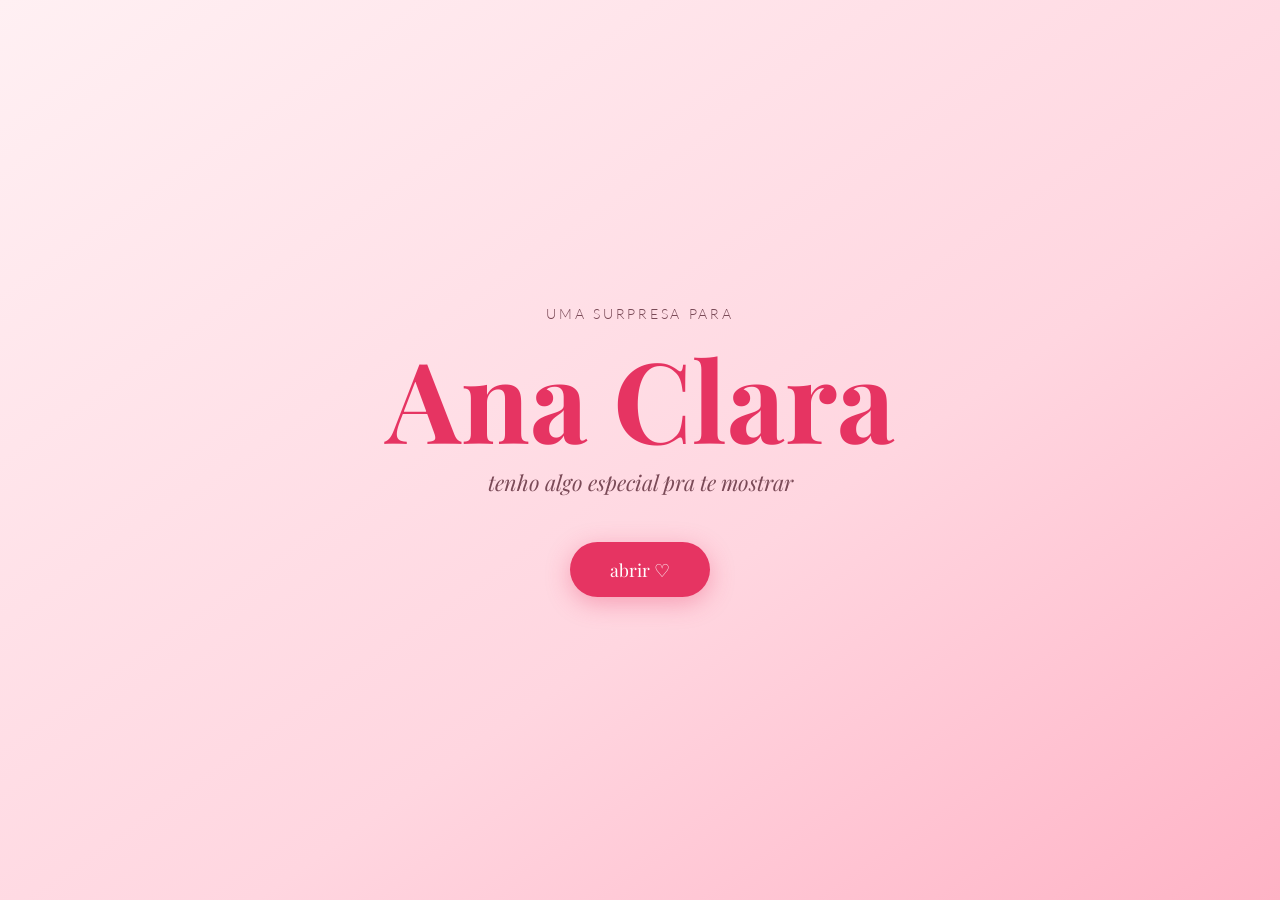
<file: index.html>
<!DOCTYPE html>
<html lang="pt-BR">
<head>
  <meta charset="UTF-8" />
  <meta name="viewport" content="width=device-width, initial-scale=1.0" />
  <title>Para você 💕</title>
  <link rel="stylesheet" href="css/style.css" />
  <link rel="preconnect" href="https://fonts.googleapis.com" />
  <link href="https://fonts.googleapis.com/css2?family=Playfair+Display:ital,wght@0,400;0,700;1,400&family=Lato:wght@300;400&display=swap" rel="stylesheet" />
</head>
<body class="entrada">

  <div class="coracoes-bg" aria-hidden="true"></div>

  <main class="entrada-centro">
    <p class="entrada-eyebrow">uma surpresa para</p>
    <h1 class="entrada-nome">
      <!-- ✏️ TROQUE pelo nome dela -->
      Ana Clara
    </h1>
    <p class="entrada-sub">tenho algo especial pra te mostrar</p>

    <button class="btn-entrar" id="btnEntrar">
      <span class="btn-texto">abrir ♡</span>
    </button>
  </main>

  <audio id="musica" loop>
    <source src="musica/musica.mp3" type="audio/mpeg" />
  </audio>

  <script src="js/entrada.js"></script>
</body>
</html>
</file>
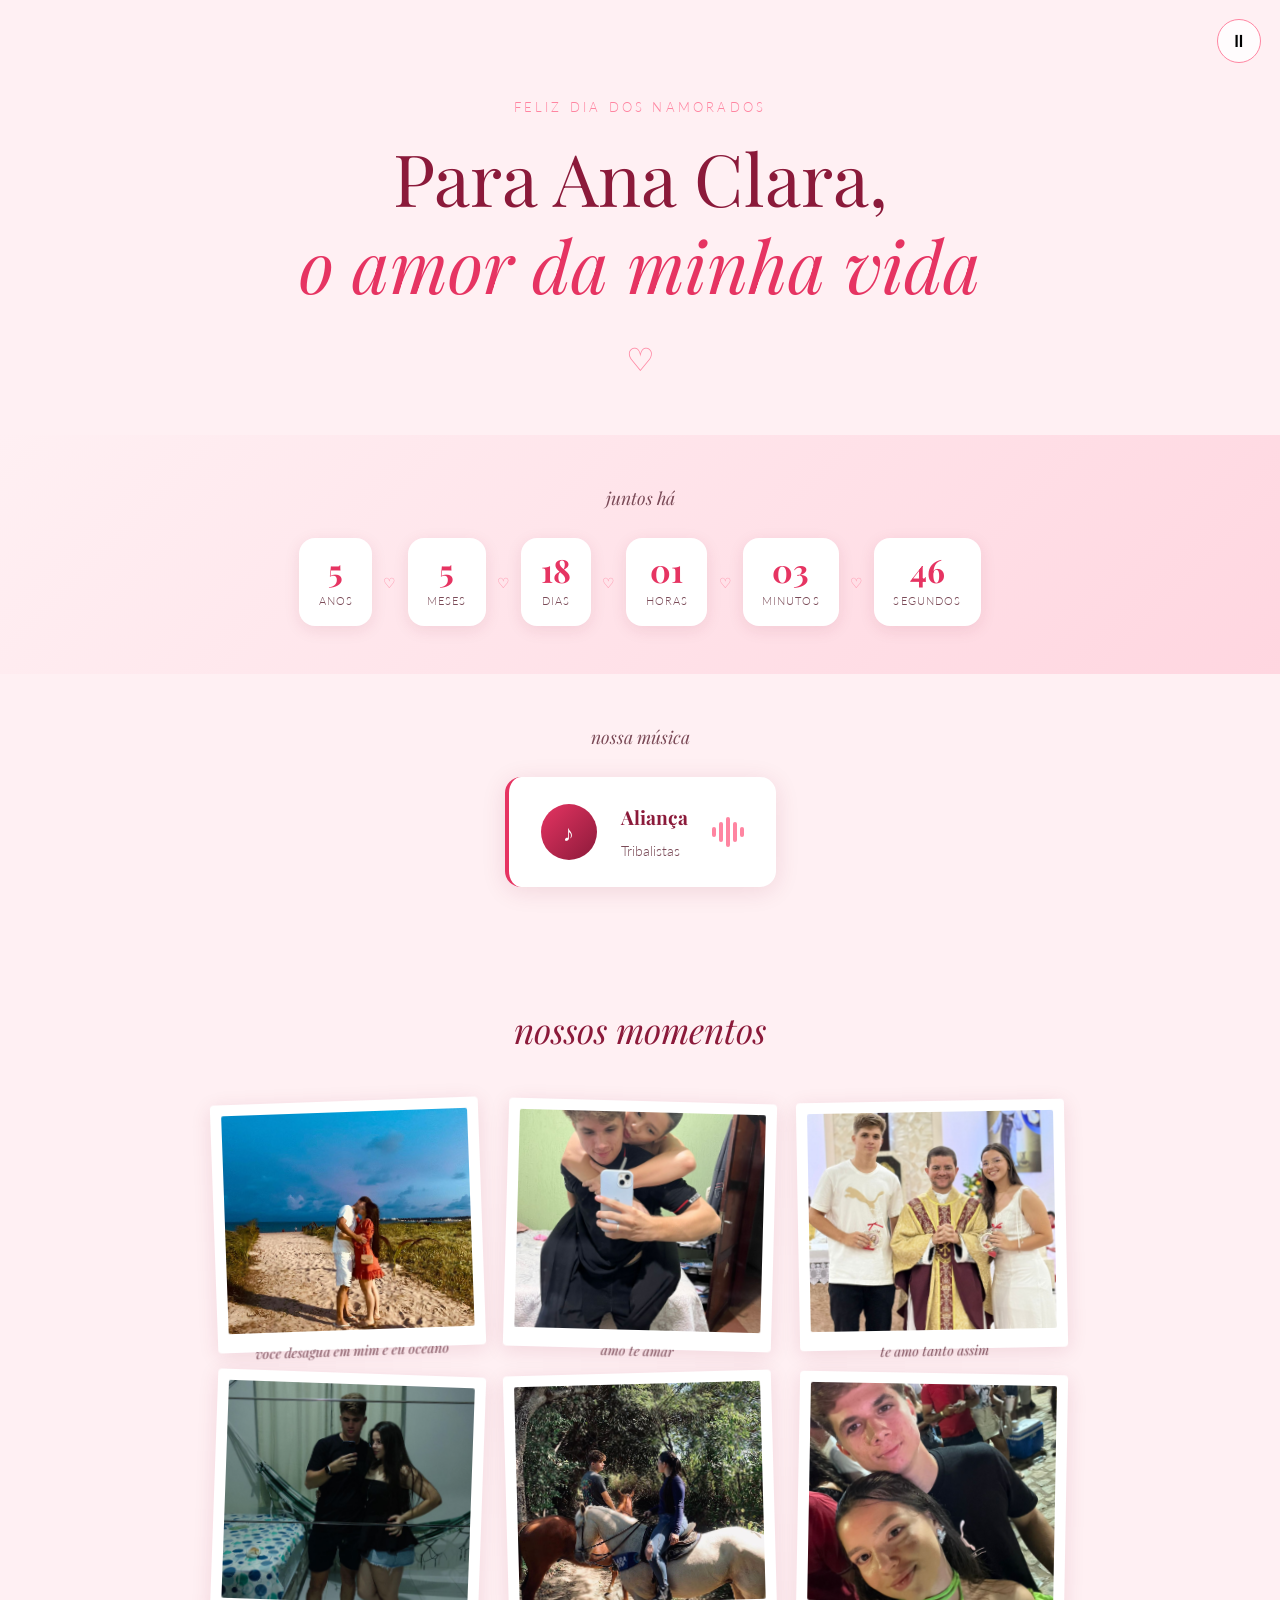
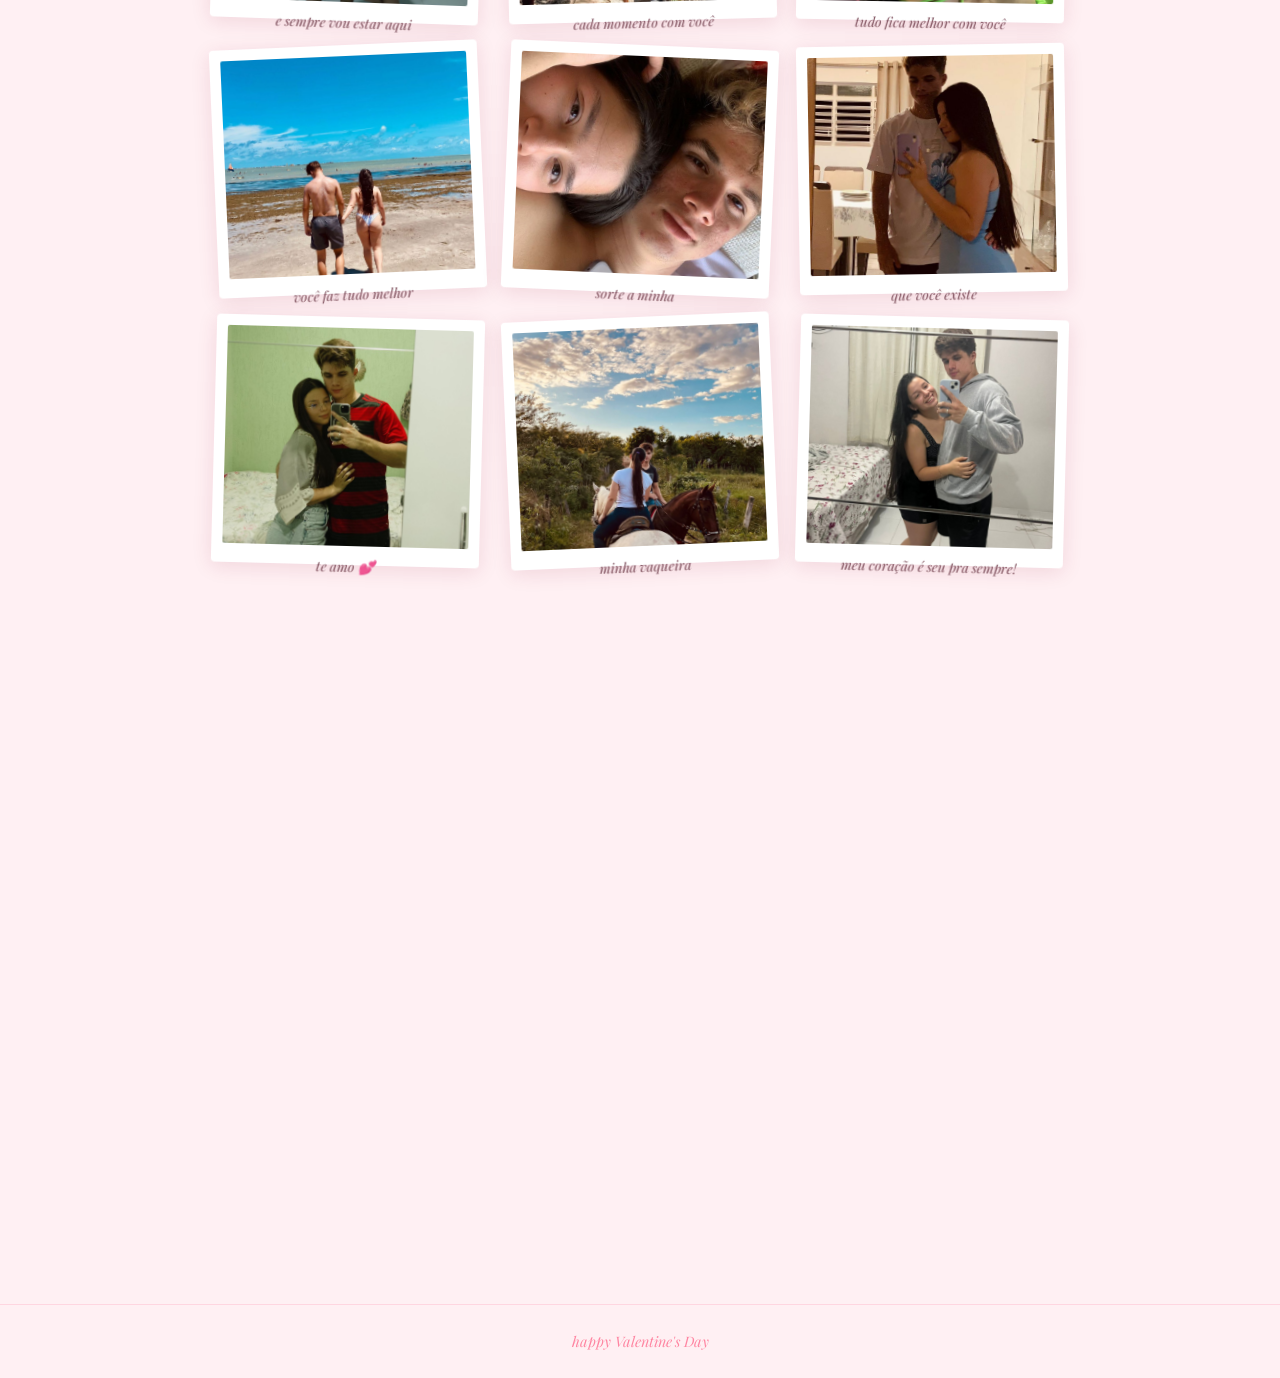
<file: principal.html>
<!DOCTYPE html>
<html lang="pt-BR">
<head>
  <meta charset="UTF-8" />
  <meta name="viewport" content="width=device-width, initial-scale=1.0" />
  <title>Para você 💕</title>
  <link rel="stylesheet" href="css/style.css" />
  <link rel="preconnect" href="https://fonts.googleapis.com" />
  <link href="https://fonts.googleapis.com/css2?family=Playfair+Display:ital,wght@0,400;0,700;1,400&family=Lato:wght@300;400&display=swap" rel="stylesheet" />
</head>
<body class="principal">

  <div class="coracoes-bg" aria-hidden="true"></div>

  <button class="music-toggle" id="musicToggle" aria-label="pausar música">⏸</button>

  <section class="hero">
    <p class="eyebrow">feliz dia dos namorados</p>
    <h1 class="hero-titulo">
      Para Ana Clara,
      <em>o amor da minha vida</em>
    </h1>
    <div class="separador-coracao">♡</div>
  </section>

  <!-- CONTADOR -->
  <section class="contador-secao">
    <p class="contador-label">juntos há</p>
    <div class="contador-grid">
      <div class="contador-bloco">
        <span class="contador-num" id="anos">0</span>
        <span class="contador-txt">anos</span>
      </div>
      <div class="contador-sep">♡</div>
      <div class="contador-bloco">
        <span class="contador-num" id="meses">0</span>
        <span class="contador-txt">meses</span>
      </div>
      <div class="contador-sep">♡</div>
      <div class="contador-bloco">
        <span class="contador-num" id="dias">0</span>
        <span class="contador-txt">dias</span>
      </div>
      <div class="contador-sep">♡</div>
      <div class="contador-bloco">
        <span class="contador-num" id="horas">0</span>
        <span class="contador-txt">horas</span>
      </div>
      <div class="contador-sep">♡</div>
      <div class="contador-bloco">
        <span class="contador-num" id="minutos">0</span>
        <span class="contador-txt">minutos</span>
      </div>
      <div class="contador-sep">♡</div>
      <div class="contador-bloco">
        <span class="contador-num" id="segundos">0</span>
        <span class="contador-txt">segundos</span>
      </div>
    </div>
  </section>

  <!-- NOSSA MÚSICA -->
  <section class="musica-secao">
    <p class="musica-label">nossa música</p>
    <div class="musica-card">
      <div class="musica-disco" id="disco">♪</div>
      <div class="musica-info">
        <p class="musica-nome">Aliança</p>
        <p class="musica-artista">Tribalistas</p>
      </div>
      <div class="musica-ondas">
        <span></span><span></span><span></span><span></span><span></span>
      </div>
    </div>
  </section>

  <!-- GALERIA -->
  <section class="galeria" id="galeria">
    <h2 class="secao-titulo">nossos momentos</h2>
    <div class="fotos-grid">

      <div class="foto-card" style="--rot: -2deg">
        <img src="fotos/foto1.jpg" alt="Memória 1" loading="lazy" />
        <p class="foto-legenda">voce desagua em mim e eu oceano</p>
      </div>

      <div class="foto-card" style="--rot: 1.5deg">
        <img src="fotos/foto2.jpg" alt="Memória 2" loading="lazy" />
        <p class="foto-legenda">amo te amar</p>
      </div>

      <div class="foto-card" style="--rot: -1deg">
        <img src="fotos/foto3.jpg" alt="Memória 3" loading="lazy" />
        <p class="foto-legenda">te amo tanto assim</p>
      </div>

      <div class="foto-card" style="--rot: 2deg">
        <img src="fotos/foto4.jpg" alt="Memória 4" loading="lazy" />
        <p class="foto-legenda">e sempre vou estar aqui</p>
      </div>

      <div class="foto-card" style="--rot: -1.5deg">
        <img src="fotos/foto5.jpg" alt="Memória 5" loading="lazy" />
        <p class="foto-legenda">cada momento com você</p>
      </div>

      <div class="foto-card" style="--rot: 1deg">
        <img src="fotos/foto6.jpg" alt="Memória 6" loading="lazy" />
        <p class="foto-legenda">tudo fica melhor com você</p>
      </div>

      <div class="foto-card" style="--rot: -2.5deg">
        <img src="fotos/foto7.jpg" alt="Memória 7" loading="lazy" />
        <p class="foto-legenda">você faz tudo melhor</p>
      </div>

      <div class="foto-card" style="--rot: 2.5deg">
        <img src="fotos/foto8.jpg" alt="Memória 8" loading="lazy" />
        <p class="foto-legenda">sorte a minha</p>
      </div>

      <div class="foto-card" style="--rot: -1deg">
        <img src="fotos/foto9.jpg" alt="Memória 9" loading="lazy" />
        <p class="foto-legenda">que você existe</p>
      </div>

      <div class="foto-card" style="--rot: 1.5deg">
        <img src="fotos/foto10.jpg" alt="Memória 10" loading="lazy" />
        <p class="foto-legenda">te amo 💕</p>
      </div>

      <div class="foto-card" style="--rot: -2.5deg">
        <img src="fotos/foto11.jpg" alt="Memória 11" loading="lazy" />
        <p class="foto-legenda">minha vaqueira</p>
      </div>

      <div class="foto-card" style="--rot: 1.5deg">
        <img src="fotos/foto12.jpg" alt="Memória 12" loading="lazy" />
        <p class="foto-legenda">meu coração é seu pra sempre!</p>
      </div>

    </div>
  </section>

  <!-- CARTA -->
  <section class="carta-secao">
    <div class="carta">
      <p class="carta-abertura">Meu amor,</p>
      <p>
        unica coisa que vem na cabeça agora é dizer o quanto eu te amo, mas nem passando
        o dia escrevendo seria suficiente, muito obrigado por tudo, tudo mesmo, so deus
        sabe o tanto que sou grato por te ter.
      </p>
      <p>
        foi a melhor escolha e vou ser eternamente grato, viveria tudo novamente, e com
        sorriso no rosto, ate os piores momentos. sempre cuidarei de voce, meu sonho é realizar os seus.
        que deus abençoe nossa relação, minha futura esposa e mae dos meus filhos. QUE SORTE A MINHA! 
        eu te amo infinitamente!
      </p>
      <p>
        Hoje e sempre, quero estar do seu lado. Feliz dia dos namorados, minha princesa.
      </p>
      <p class="carta-assinatura">
        com todo meu amor,<br />
        <strong>Lucas</strong>
      </p>
    </div>
  </section>

  <footer class="rodape">
    <p>happy Valentine's Day</p>
  </footer>

  <audio id="musica" loop>
    <source src="musica/musica.mp3" type="audio/mpeg" />
  </audio>

  <script src="js/principal.js"></script>
</body>
</html>
</file>
<file: css/style.css>
/* ═══════════════════════════════════════
   TOKENS
═══════════════════════════════════════ */
:root {
  --rosa-claro:   #fff0f3;
  --rosa-medio:   #ffd6e0;
  --rosa-forte:   #ff85a1;
  --vermelho:     #e63462;
  --vinho:        #8b1a3a;
  --branco:       #ffffff;
  --texto:        #3a0e1e;
  --texto-suave:  #7a4a57;

  --font-display: 'Playfair Display', serif;
  --font-corpo:   'Lato', sans-serif;

  --max:          900px;
  --raio:         16px;
}

/* ═══════════════════════════════════════
   RESET & BASE
═══════════════════════════════════════ */
*, *::before, *::after { box-sizing: border-box; margin: 0; padding: 0; }

html { scroll-behavior: smooth; }

body {
  background: var(--rosa-claro);
  color: var(--texto);
  font-family: var(--font-corpo);
  font-weight: 300;
  line-height: 1.75;
  overflow-x: hidden;
}

img { display: block; width: 100%; height: 100%; object-fit: cover; }

/* ═══════════════════════════════════════
   CORAÇÕES FLUTUANTES (BG)
═══════════════════════════════════════ */
.coracoes-bg {
  position: fixed;
  inset: 0;
  pointer-events: none;
  z-index: 0;
  overflow: hidden;
}

.coracao-flut {
  position: absolute;
  bottom: -60px;
  font-size: 1.4rem;
  opacity: 0;
  animation: subir linear infinite;
  user-select: none;
}

@keyframes subir {
  0%   { transform: translateY(0) rotate(0deg);   opacity: 0; }
  10%  { opacity: 0.45; }
  90%  { opacity: 0.2; }
  100% { transform: translateY(-110vh) rotate(25deg); opacity: 0; }
}

@media (prefers-reduced-motion: reduce) {
  .coracao-flut { animation: none; opacity: 0; }
}

/* ═══════════════════════════════════════
   PÁGINA DE ENTRADA
═══════════════════════════════════════ */
body.entrada {
  min-height: 100dvh;
  display: flex;
  align-items: center;
  justify-content: center;
  background: linear-gradient(145deg, #fff0f3 0%, #ffd6e0 60%, #ffb3c6 100%);
}

.entrada-centro {
  position: relative;
  z-index: 1;
  text-align: center;
  padding: 2rem;
  animation: surgir 1.2s ease both;
}

@keyframes surgir {
  from { opacity: 0; transform: translateY(24px); }
  to   { opacity: 1; transform: translateY(0); }
}

.entrada-eyebrow {
  font-family: var(--font-corpo);
  font-size: 0.85rem;
  letter-spacing: 0.2em;
  text-transform: uppercase;
  color: var(--texto-suave);
  margin-bottom: 0.75rem;
}

.entrada-nome {
  font-family: var(--font-display);
  font-size: clamp(3.5rem, 12vw, 7rem);
  font-weight: 700;
  color: var(--vermelho);
  line-height: 1.05;
  margin-bottom: 0.5rem;
}

.entrada-sub {
  font-family: var(--font-display);
  font-style: italic;
  font-size: clamp(1rem, 3vw, 1.35rem);
  color: var(--texto-suave);
  margin-bottom: 2.5rem;
}

.btn-entrar {
  display: inline-flex;
  align-items: center;
  gap: 0.4rem;
  background: var(--vermelho);
  color: var(--branco);
  border: none;
  border-radius: 100px;
  padding: 1rem 2.5rem;
  font-family: var(--font-display);
  font-size: 1.1rem;
  cursor: pointer;
  transition: transform 0.2s, background 0.2s, box-shadow 0.2s;
  box-shadow: 0 6px 24px rgba(230, 52, 98, 0.35);
}

.btn-entrar:hover  { background: var(--vinho); transform: scale(1.05); }
.btn-entrar:active { transform: scale(0.97); }

.btn-entrar.pulse {
  animation: pulsar 0.6s ease;
}

@keyframes pulsar {
  0%   { transform: scale(1); }
  40%  { transform: scale(1.12); }
  100% { transform: scale(1); }
}

/* ═══════════════════════════════════════
   BOTÃO MÚSICA
═══════════════════════════════════════ */
.music-toggle {
  position: fixed;
  top: 1.2rem;
  right: 1.2rem;
  z-index: 100;
  background: rgba(255,255,255,0.8);
  border: 1px solid var(--rosa-forte);
  border-radius: 50%;
  width: 44px;
  height: 44px;
  font-size: 1.1rem;
  cursor: pointer;
  backdrop-filter: blur(6px);
  transition: background 0.2s, transform 0.2s;
}

.music-toggle:hover { background: var(--rosa-medio); transform: scale(1.08); }

/* ═══════════════════════════════════════
   HERO
═══════════════════════════════════════ */
.hero {
  position: relative;
  z-index: 1;
  text-align: center;
  padding: 6rem 1.5rem 3rem;
  max-width: var(--max);
  margin: 0 auto;
  animation: surgir 1s ease both;
}

.eyebrow {
  font-size: 0.8rem;
  letter-spacing: 0.25em;
  text-transform: uppercase;
  color: var(--rosa-forte);
  margin-bottom: 1rem;
}

.hero-titulo {
  font-family: var(--font-display);
  font-size: clamp(2.2rem, 7vw, 4.5rem);
  font-weight: 400;
  color: var(--vinho);
  line-height: 1.2;
  margin-bottom: 1.5rem;
}

.hero-titulo em {
  display: block;
  font-style: italic;
  color: var(--vermelho);
}

.separador-coracao {
  font-size: 2rem;
  color: var(--rosa-forte);
  animation: bater 1.4s ease-in-out infinite;
}

@keyframes bater {
  0%, 100% { transform: scale(1); }
  50%       { transform: scale(1.25); }
}

@media (prefers-reduced-motion: reduce) {
  .separador-coracao { animation: none; }
}

/* ═══════════════════════════════════════
   GALERIA
═══════════════════════════════════════ */
.galeria {
  position: relative;
  z-index: 1;
  max-width: var(--max);
  margin: 0 auto;
  padding: 4rem 1.5rem;
}

.secao-titulo {
  font-family: var(--font-display);
  font-size: clamp(1.5rem, 4vw, 2.2rem);
  font-weight: 400;
  font-style: italic;
  color: var(--vinho);
  text-align: center;
  margin-bottom: 2.5rem;
}

.fotos-grid {
  display: grid;
  grid-template-columns: repeat(auto-fit, minmax(200px, 1fr));
  gap: 1.5rem;
}

.foto-card {
  background: var(--branco);
  border-radius: 4px;
  padding: 0.7rem 0.7rem 1.2rem;
  box-shadow: 0 4px 20px rgba(139, 26, 58, 0.12);
  transform: rotate(var(--rot, 0deg));
  transition: transform 0.3s, box-shadow 0.3s;
  opacity: 0;
  animation: revelar 0.7s ease forwards;
}

.foto-card:hover {
  transform: rotate(0deg) scale(1.04);
  box-shadow: 0 10px 36px rgba(139, 26, 58, 0.22);
  z-index: 5;
}

.foto-card img {
  width: 100%;
  aspect-ratio: 4/3;
  object-fit: cover;
  border-radius: 2px;
  background: var(--rosa-medio);
}

.foto-legenda {
  margin-top: 0.6rem;
  font-family: var(--font-display);
  font-style: italic;
  font-size: 0.85rem;
  color: var(--texto-suave);
  text-align: center;
}

.foto-card:nth-child(1) { animation-delay: 0.1s; }
.foto-card:nth-child(2) { animation-delay: 0.25s; }
.foto-card:nth-child(3) { animation-delay: 0.4s; }
.foto-card:nth-child(4) { animation-delay: 0.55s; }

@keyframes revelar {
  from { opacity: 0; transform: rotate(var(--rot,0deg)) translateY(20px); }
  to   { opacity: 1; transform: rotate(var(--rot,0deg)) translateY(0); }
}

/* ═══════════════════════════════════════
   CARTA
═══════════════════════════════════════ */
.carta-secao {
  position: relative;
  z-index: 1;
  display: flex;
  justify-content: center;
  padding: 2rem 1.5rem 5rem;
}

.carta {
  background: var(--branco);
  border-radius: var(--raio);
  padding: 3rem 2.5rem;
  max-width: 640px;
  width: 100%;
  box-shadow: 0 8px 40px rgba(139, 26, 58, 0.1);
  border-top: 4px solid var(--vermelho);
}

.carta-abertura {
  font-family: var(--font-display);
  font-size: 1.3rem;
  color: var(--vermelho);
  margin-bottom: 1.2rem;
}

.carta p {
  font-size: 1rem;
  color: var(--texto);
  margin-bottom: 1rem;
  line-height: 1.85;
}

.carta-assinatura {
  margin-top: 2rem;
  font-family: var(--font-display);
  font-style: italic;
  color: var(--texto-suave);
  font-size: 1rem;
  line-height: 1.6;
}

.carta-assinatura strong {
  color: var(--vermelho);
  font-size: 1.4rem;
}

/* ═══════════════════════════════════════
   RODAPÉ
═══════════════════════════════════════ */
.rodape {
  position: relative;
  z-index: 1;
  text-align: center;
  padding: 1.5rem;
  font-family: var(--font-display);
  font-style: italic;
  font-size: 0.9rem;
  color: var(--rosa-forte);
  border-top: 1px solid var(--rosa-medio);
}

/* ═══════════════════════════════════════
   RESPONSIVO
═══════════════════════════════════════ */
@media (max-width: 480px) {
  .fotos-grid { grid-template-columns: 1fr 1fr; gap: 1rem; }
  .carta { padding: 2rem 1.5rem; }
}


.foto-card:nth-child(5)  { animation-delay: 0.7s; }
.foto-card:nth-child(6)  { animation-delay: 0.85s; }
.foto-card:nth-child(7)  { animation-delay: 1s; }
.foto-card:nth-child(8)  { animation-delay: 1.15s; }
.foto-card:nth-child(9)  { animation-delay: 1.3s; }
.foto-card:nth-child(10) { animation-delay: 1.45s; }
.foto-card:nth-child(11) { animation-delay: 1.6s; }
.foto-card:nth-child(12) { animation-delay: 1.75s; }


/* ═══════════════════════════════════════
   CONTADOR
═══════════════════════════════════════ */
.contador-secao {
  position: relative;
  z-index: 1;
  text-align: center;
  padding: 3rem 1.5rem;
  background: linear-gradient(135deg, #fff0f3, #ffd6e0);
}

.contador-label {
  font-family: var(--font-display);
  font-style: italic;
  font-size: 1.1rem;
  color: var(--texto-suave);
  margin-bottom: 1.5rem;
}

.contador-grid {
  display: flex;
  flex-wrap: wrap;
  justify-content: center;
  align-items: center;
  gap: 0.5rem;
}

.contador-bloco {
  display: flex;
  flex-direction: column;
  align-items: center;
  background: var(--branco);
  border-radius: var(--raio);
  padding: 1rem 1.2rem;
  box-shadow: 0 4px 16px rgba(139, 26, 58, 0.1);
  min-width: 70px;
}

.contador-num {
  font-family: var(--font-display);
  font-size: 2rem;
  font-weight: 700;
  color: var(--vermelho);
  line-height: 1;
}

.contador-txt {
  font-size: 0.7rem;
  letter-spacing: 0.1em;
  text-transform: uppercase;
  color: var(--texto-suave);
  margin-top: 0.3rem;
}

.contador-sep {
  color: var(--rosa-forte);
  font-size: 0.9rem;
  padding: 0 0.2rem;
}

/* ═══════════════════════════════════════
   NOSSA MÚSICA
═══════════════════════════════════════ */
.musica-secao {
  position: relative;
  z-index: 1;
  text-align: center;
  padding: 3rem 1.5rem;
}

.musica-label {
  font-family: var(--font-display);
  font-style: italic;
  font-size: 1.1rem;
  color: var(--texto-suave);
  margin-bottom: 1.5rem;
}

.musica-card {
  display: inline-flex;
  align-items: center;
  gap: 1.5rem;
  background: var(--branco);
  border-radius: var(--raio);
  padding: 1.5rem 2rem;
  box-shadow: 0 4px 24px rgba(139, 26, 58, 0.12);
  border-left: 4px solid var(--vermelho);
}

.musica-disco {
  width: 56px;
  height: 56px;
  background: linear-gradient(135deg, var(--vermelho), var(--vinho));
  border-radius: 50%;
  display: flex;
  align-items: center;
  justify-content: center;
  color: white;
  font-size: 1.4rem;
  animation: girar 4s linear infinite;
  flex-shrink: 0;
}

@keyframes girar {
  from { transform: rotate(0deg); }
  to   { transform: rotate(360deg); }
}

.musica-info {
  text-align: left;
}

.musica-nome {
  font-family: var(--font-display);
  font-size: 1.2rem;
  font-weight: 700;
  color: var(--vinho);
}

.musica-artista {
  font-size: 0.9rem;
  color: var(--texto-suave);
  margin-top: 0.2rem;
}

.musica-ondas {
  display: flex;
  align-items: center;
  gap: 3px;
  height: 30px;
}

.musica-ondas span {
  display: block;
  width: 4px;
  background: var(--rosa-forte);
  border-radius: 4px;
  animation: onda 1s ease-in-out infinite;
}

.musica-ondas span:nth-child(1) { animation-delay: 0s;    height: 10px; }
.musica-ondas span:nth-child(2) { animation-delay: 0.15s; height: 20px; }
.musica-ondas span:nth-child(3) { animation-delay: 0.3s;  height: 30px; }
.musica-ondas span:nth-child(4) { animation-delay: 0.15s; height: 20px; }
.musica-ondas span:nth-child(5) { animation-delay: 0s;    height: 10px; }

@keyframes onda {
  0%, 100% { transform: scaleY(0.4); }
  50%       { transform: scaleY(1); }
}

@media (max-width: 480px) {
  .contador-num { font-size: 1.5rem; }
  .contador-bloco { min-width: 55px; padding: 0.8rem; }
  .musica-card { flex-wrap: wrap; justify-content: center; text-align: center; }
  .musica-info { text-align: center; }
}


/* ═══════════════════════════════════════
   RESPONSIVO MOBILE
═══════════════════════════════════════ */
@media (max-width: 768px) {
  .hero { padding: 4rem 1.2rem 2rem; }

  .contador-grid { gap: 0.4rem; }
  .contador-bloco { min-width: 50px; padding: 0.7rem 0.6rem; }
  .contador-num { font-size: 1.4rem; }
  .contador-sep { display: none; }

  .musica-card {
    flex-direction: column;
    text-align: center;
    padding: 1.5rem;
    gap: 1rem;
    width: 90%;
    max-width: 360px;
  }
  .musica-info { text-align: center; }

  .fotos-grid {
    grid-template-columns: 1fr 1fr;
    gap: 0.8rem;
  }

  .carta { padding: 1.5rem 1.2rem; }
  .carta p { font-size: 0.95rem; }
}

@media (max-width: 380px) {
  .entrada-nome { font-size: clamp(2.8rem, 15vw, 4rem); }
  .fotos-grid { grid-template-columns: 1fr 1fr; gap: 0.6rem; }
  .contador-bloco { min-width: 44px; padding: 0.6rem 0.4rem; }
  .contador-num { font-size: 1.2rem; }
}
</file>
